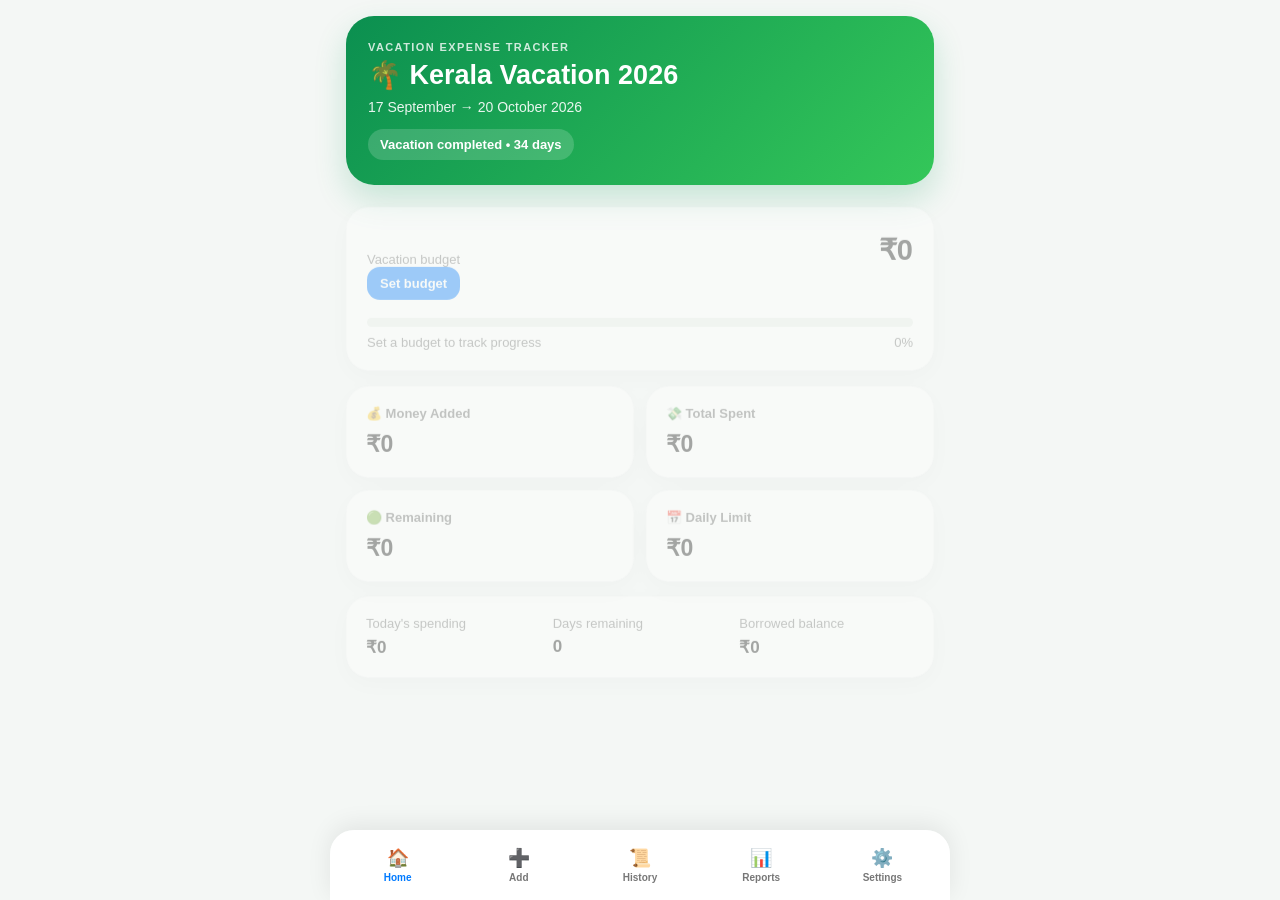
<file: index.html>
<!doctype html><html lang="en"><head><meta charset="utf-8"><meta name="viewport" content="width=device-width,initial-scale=1"><title>Abdulla Expense Tracker</title></head><body><p>Opening Kerala Vacation Tracker…</p><script>navigator.serviceWorker?.getRegistrations().then(rs=>Promise.all(rs.map(r=>r.unregister()))).finally(()=>location.replace('./kerala-vacation/'));</script></body></html>
</file>
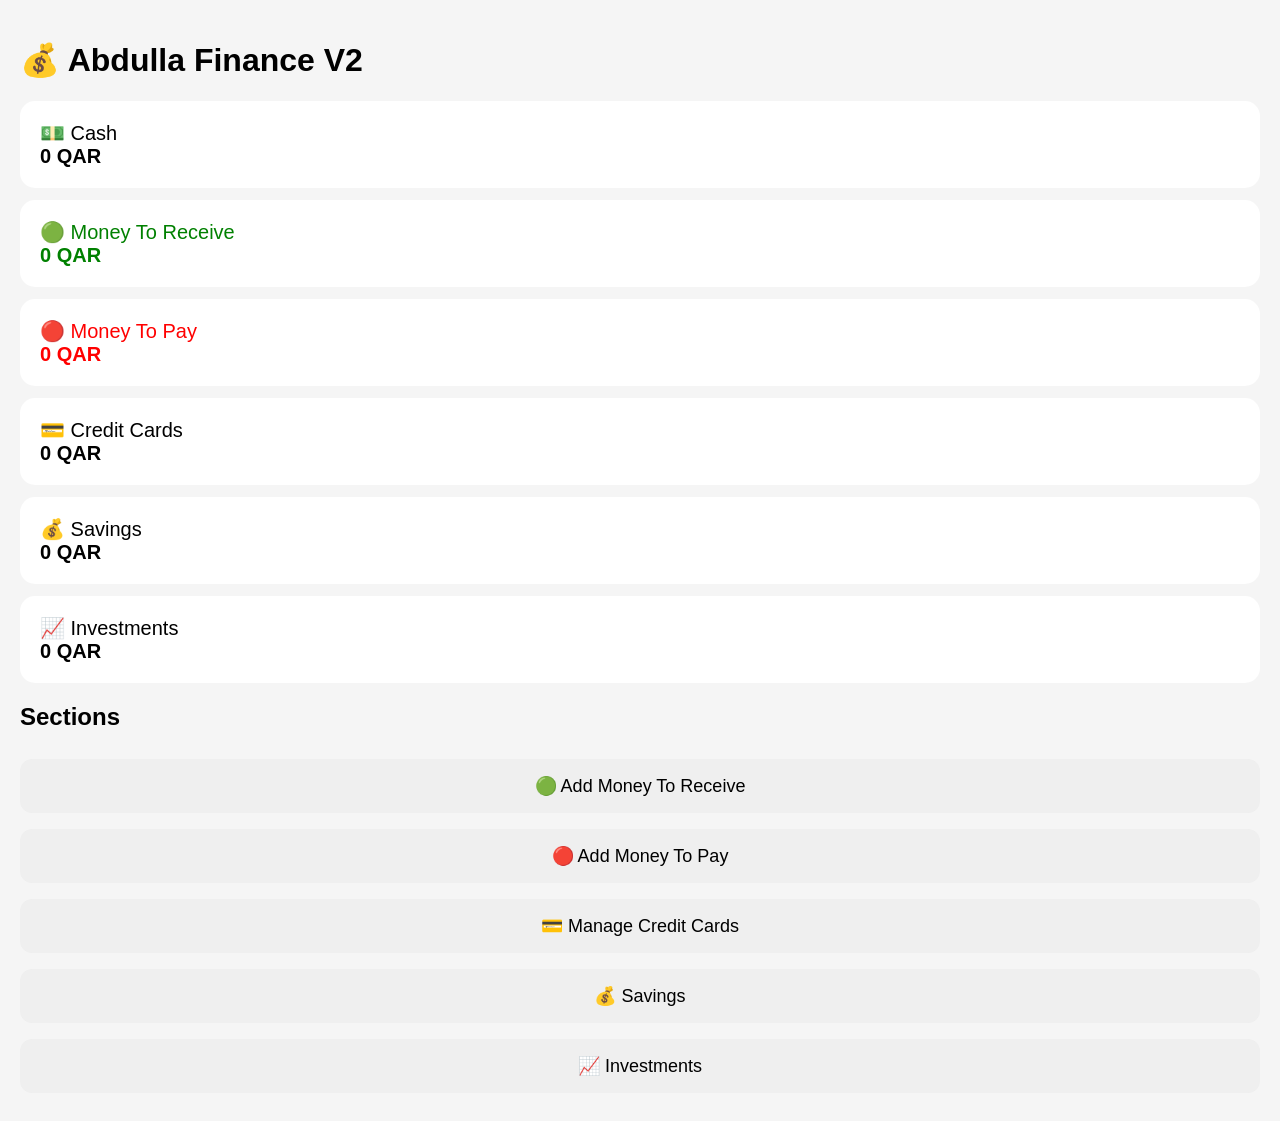
<file: abdulla-finance-v2/index.html>
<!DOCTYPE html>
<html><head><meta name="viewport" content="width=device-width,initial-scale=1"><title>Abdulla Finance V2</title><style>body{font-family:Arial;background:#f5f5f5;margin:0;padding:20px}.card{background:white;padding:20px;margin:12px 0;border-radius:15px;font-size:20px}.green{color:green}.red{color:red}button{width:100%;padding:16px;margin:8px 0;border:0;border-radius:12px;font-size:18px}</style></head><body><h1>💰 Abdulla Finance V2</h1><div class="card">💵 Cash<br><b>0 QAR</b></div><div class="card green">🟢 Money To Receive<br><b>0 QAR</b></div><div class="card red">🔴 Money To Pay<br><b>0 QAR</b></div><div class="card">💳 Credit Cards<br><b>0 QAR</b></div><div class="card">💰 Savings<br><b>0 QAR</b></div><div class="card">📈 Investments<br><b>0 QAR</b></div><h2>Sections</h2><button>🟢 Add Money To Receive</button><button>🔴 Add Money To Pay</button><button>💳 Manage Credit Cards</button><button>💰 Savings</button><button>📈 Investments</button></body></html>
</file>
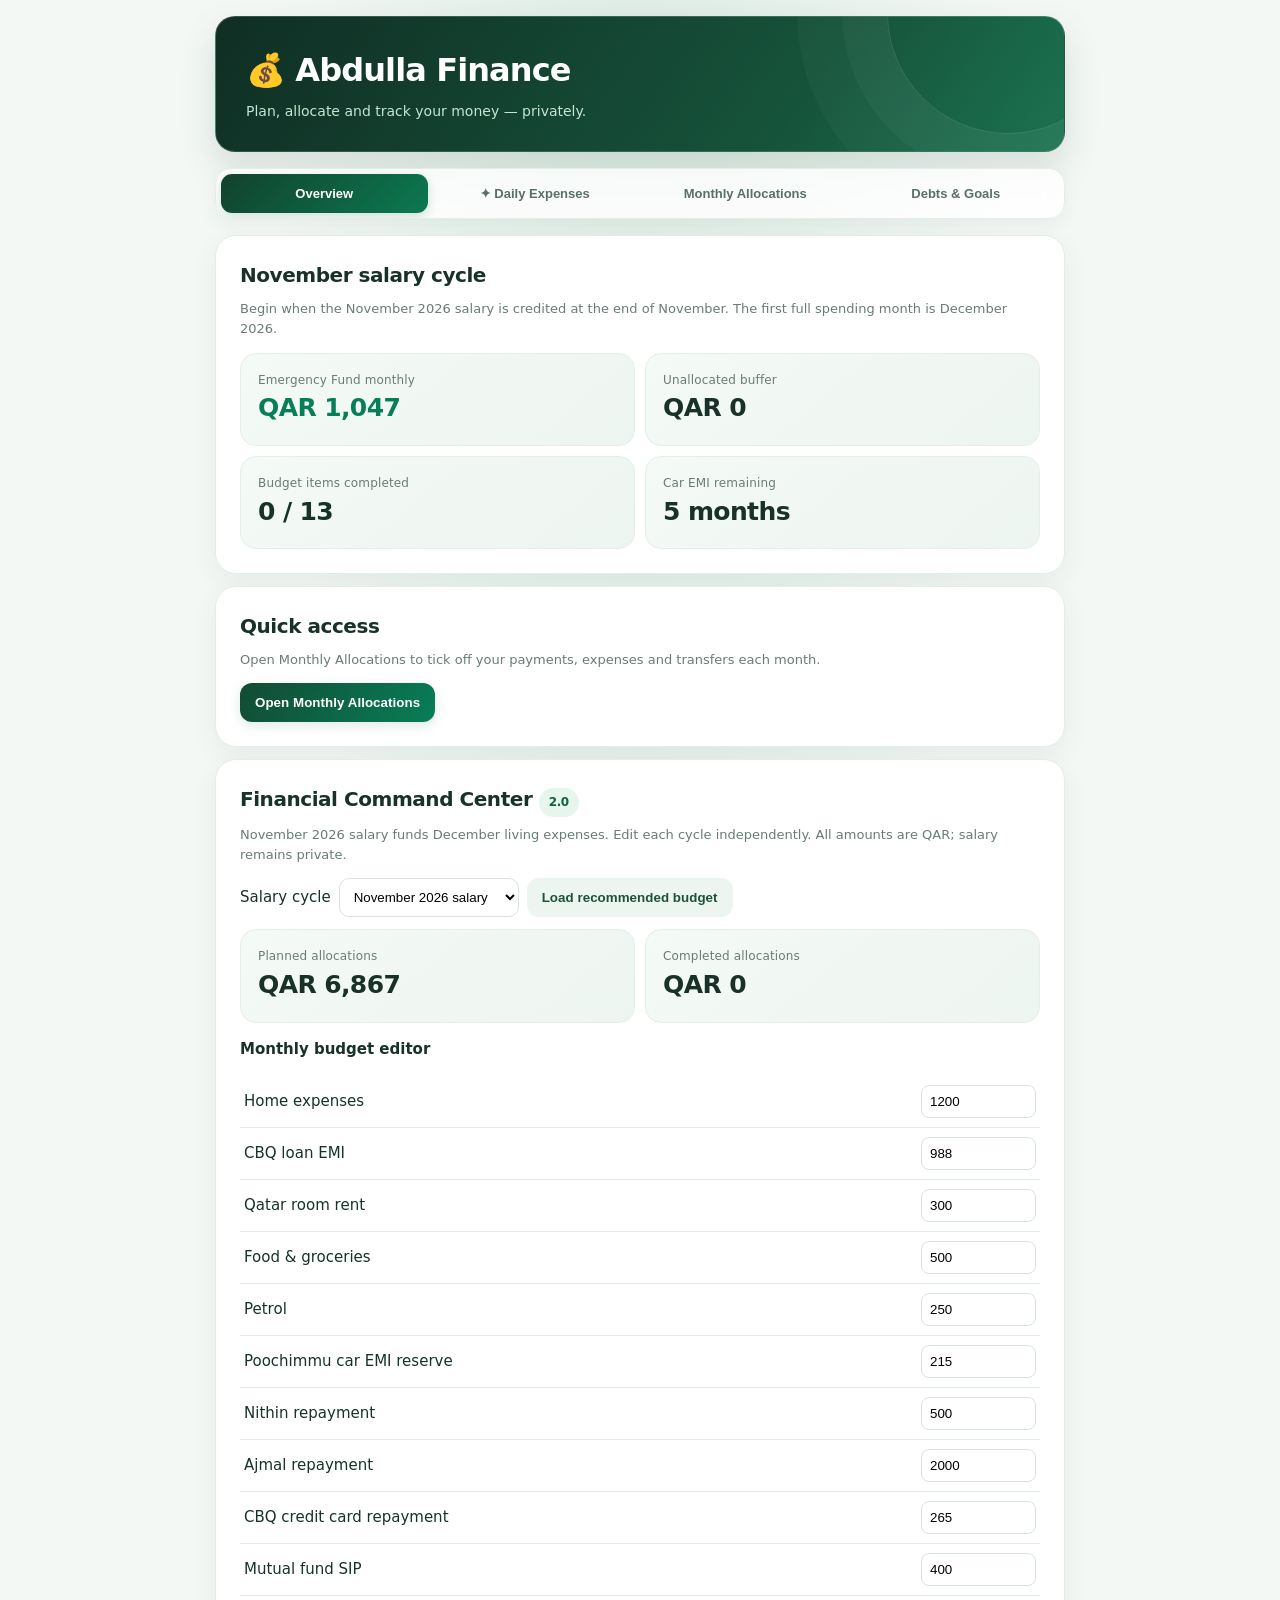
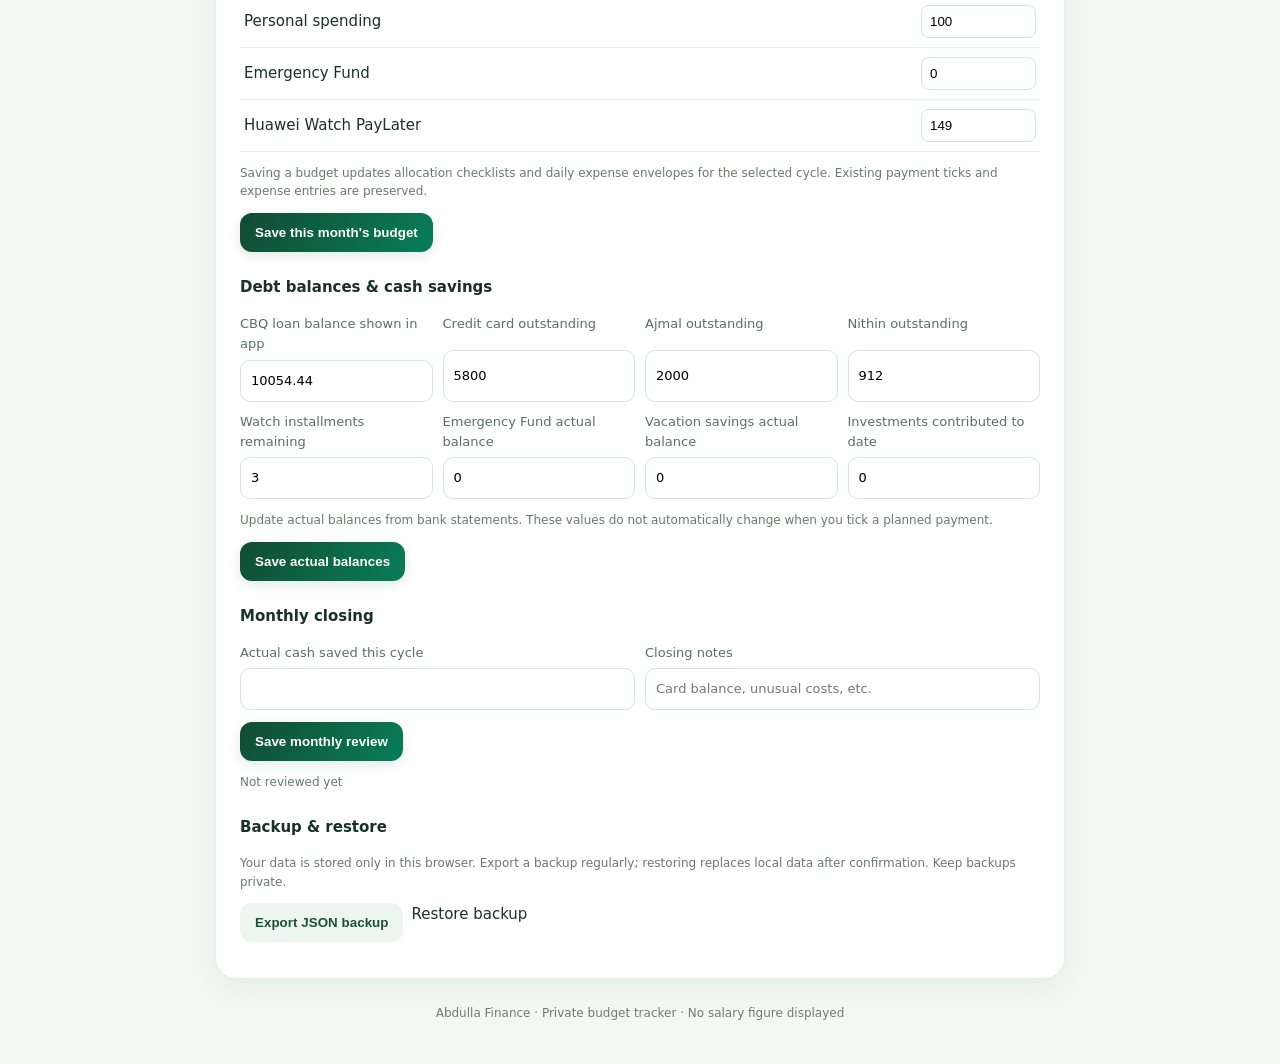
<file: abdulla-finance/index.html>
<!doctype html>
<html lang="en"><head><meta charset="utf-8"><meta name="viewport" content="width=device-width,initial-scale=1"><meta name="theme-color" content="#10251d"><title>Abdulla Finance</title>
<style>
:root{--green:#147b4a;--dark:#10251d;--muted:#687a70;--line:#e4ece6}*{box-sizing:border-box}body{font:15px/1.5 system-ui,Arial;background:#f2f6f3;color:#1b2b21;margin:0;padding:16px}main{max-width:780px;margin:auto}header{background:var(--dark);color:white;border-radius:20px;padding:23px}header h1{margin:0;font-size:26px}header p{color:#b9d0c1;margin:5px 0 0}.tabs{display:flex;gap:7px;margin:16px 0;overflow:auto}.tabs button{flex:1;border:1px solid var(--line);background:white;border-radius:12px;padding:12px 8px;font-weight:700;color:#31483a;cursor:pointer;white-space:nowrap}.tabs button.active{background:var(--dark);color:white}section.panel{display:none}section.panel.active{display:block}.card{background:white;border:1px solid var(--line);border-radius:18px;padding:19px;margin:12px 0}.card h2{font-size:18px;margin:0 0 8px}.sub{color:var(--muted);font-size:13px;margin:0 0 13px}.metrics{display:grid;grid-template-columns:repeat(2,1fr);gap:10px}.metric{background:#f5f9f6;padding:14px;border-radius:13px}.metric span{display:block;color:var(--muted);font-size:12px}.metric strong{font-size:22px;font-variant-numeric:tabular-nums}.green{color:var(--green)}.allocation{display:flex;align-items:center;gap:12px;border-bottom:1px solid var(--line);padding:12px 0}.allocation:last-child{border:0}.allocation input[type=checkbox]{width:20px;height:20px;accent-color:var(--green);flex-shrink:0}.allocation .name{flex:1;min-width:0}.allocation .name small{display:block;color:var(--muted)}.allocation .amount{font-weight:700;white-space:nowrap}.allocation.done .name,.allocation.done .amount{color:#819187;text-decoration:line-through}button.action{background:var(--dark);color:white;border:0;border-radius:12px;padding:12px 15px;cursor:pointer}button.secondary{background:#edf4ef;color:var(--dark)}button:disabled{opacity:.5;cursor:not-allowed}.progress{height:10px;border-radius:10px;background:#e5ede7;overflow:hidden;margin:12px 0}.progress i{height:100%;display:block;background:var(--green);width:0}.hint{font-size:12px;color:var(--muted)}.warn{background:#fff9e9;padding:13px;border-radius:12px;color:#6b5523}.row{display:flex;justify-content:space-between;gap:12px;padding:10px 0;border-bottom:1px solid var(--line)}.row:last-child{border:0}.row b{white-space:nowrap}.controls{display:flex;gap:8px;flex-wrap:wrap;align-items:center}select{padding:10px;border:1px solid #d8e5dc;border-radius:10px;background:white;max-width:100%}footer{text-align:center;color:var(--muted);font-size:12px;margin:25px 0}@media(max-width:480px){.metrics{grid-template-columns:1fr 1fr}.metric strong{font-size:19px}.tabs button{font-size:13px}}

/* Refined finance interface */
:root{--dark:#112c24;--green:#087e58;--muted:#697c76;--line:#e5ede9}
body{background:radial-gradient(ellipse at 50% -10%,#dcece4 0%,#f4f8f5 42%,#f4f8f5 100%);color:#183229;font-family:Inter,ui-sans-serif,system-ui,-apple-system,"Segoe UI",sans-serif;line-height:1.55}
main{max-width:850px}
header{position:relative;overflow:hidden;background:linear-gradient(125deg,#102e24,#16533b 68%,#1b7251);border:1px solid #ffffff28;box-shadow:0 16px 36px #123e2a22;padding:29px 30px}
header:after{content:"";position:absolute;width:240px;height:240px;right:-65px;top:-125px;border:1px solid #ffffff22;border-radius:50%;box-shadow:0 0 0 45px #ffffff08,0 0 0 90px #ffffff07;pointer-events:none}
header h1{font-size:clamp(25px,4vw,32px);font-weight:800;letter-spacing:-.9px}
header p{color:#c4e5d2;font-size:14px}
.tabs{background:#ffffffc9;backdrop-filter:blur(12px);border:1px solid #e4ede8;border-radius:16px;padding:5px;gap:4px;box-shadow:0 5px 18px #193b2510;scrollbar-width:none}
.tabs::-webkit-scrollbar{display:none}
.tabs button{background:transparent;border:0;border-radius:11px;color:#587067;font-size:13px;padding:12px 10px;transition:background .18s,color .18s,transform .18s}
.tabs button:hover{background:#eaf3ed;color:#163e2c}
.tabs button.active{background:linear-gradient(135deg,#12412e,#0b7951);color:white;box-shadow:0 4px 11px #125d3a30}
.card{border-radius:21px;border:1px solid #e5ede9;box-shadow:0 9px 27px #153d2510;padding:24px}
.card h2{font-size:20px;font-weight:750;letter-spacing:-.45px}
.metric{border:1px solid #e5eee8;background:linear-gradient(140deg,#f4faf6,#edf5f0);border-radius:16px;padding:17px}
.metric span{font-size:12px;letter-spacing:.15px}
.metric strong{font-size:clamp(19px,3vw,25px);letter-spacing:-.6px}
button.action{font-weight:700;letter-spacing:.05px;background:linear-gradient(125deg,#124b34,#087e58);box-shadow:0 4px 12px #0e6b4922;transition:transform .15s,filter .15s}
button.action:hover{transform:translateY(-1px);filter:brightness(1.07)}
button.secondary{background:#edf5f0;box-shadow:none;color:#1d5139}
.expense-hero{position:relative;overflow:hidden}
.expense-hero:before{content:"";position:absolute;top:0;left:0;right:0;height:5px;background:linear-gradient(90deg,#0a7e55,#6ec89a,#d6eede)}
.eyebrow{font-size:11px;font-weight:800;letter-spacing:2px;color:#07855a;margin-bottom:7px}
.expense-hero>h2{font-size:28px;letter-spacing:-1px;margin-bottom:6px}
.expense-hero>h2 span{color:#0e9e69}
.expense-metrics{gap:12px!important;margin:19px 0!important}
.expense-metrics .metric:first-child{background:linear-gradient(135deg,#e5f6e9,#f4fbf5)}
.expense-metrics .metric:nth-child(2){background:linear-gradient(135deg,#e6f2fa,#f5f9fd)}
.expense-metrics .metric:nth-child(3){background:linear-gradient(135deg,#fff3df,#fffaf0)}
.expense-metrics .metric:nth-child(4){background:linear-gradient(135deg,#e9e9f9,#f8f8fe)}
#expenseForm{padding:17px;border:1px solid #e5eee8;background:#f8fbf9;border-radius:17px;gap:10px}
#expenseForm select,#expenseForm input{min-height:44px;background:white}
#expenseForm button{min-height:44px}
#expenseList .row{align-items:center;gap:8px;padding:13px 4px}
#expenseList .row span:first-child{overflow-wrap:anywhere}
#expenseList .row span:last-child{display:flex;align-items:center;gap:7px;white-space:nowrap}
#expenseList .row button{font-size:12px}
@media(max-width:580px){body{padding:10px}header{padding:24px 20px}.card{padding:19px}.tabs{gap:3px}.tabs button{flex:0 0 auto;padding:11px 13px}.expense-hero>h2{font-size:25px}#expenseForm{display:grid;grid-template-columns:1fr 1fr}#expenseForm select,#expenseForm input{min-width:0!important;width:100%}#expenseForm button{grid-column:1/-1}}
</style></head><body><main>
<header><h1>💰 Abdulla Finance</h1><p>Plan, allocate and track your money — privately.</p></header>
<nav class="tabs" aria-label="Finance sections"><button class="active" data-tab="overview">Overview</button><button data-tab="expenses">✦ Daily Expenses</button><button data-tab="allocations">Monthly Allocations</button><button data-tab="debts">Debts & Goals</button></nav>
<section class="panel active" id="overview"><div class="card"><h2>November salary cycle</h2><p class="sub">Begin when the November 2026 salary is credited at the end of November. The first full spending month is December 2026.</p><div class="metrics"><div class="metric"><span>Emergency Fund monthly</span><strong class="green">QAR 1,047</strong></div><div class="metric"><span>Unallocated buffer</span><strong>QAR 0</strong></div><div class="metric"><span>Budget items completed</span><strong id="homeDone">0 / 12</strong></div><div class="metric"><span>Car EMI remaining</span><strong id="homeEmi">5 months</strong></div></div></div><div class="card"><h2>Quick access</h2><p class="sub">Open Monthly Allocations to tick off your payments, expenses and transfers each month.</p><button class="action" id="openAlloc">Open Monthly Allocations</button></div></section>
<section class="panel" id="allocations"><div class="card"><h2>Monthly Allocations</h2><p class="sub">Select the salary cycle. Check an item only when the amount has actually been paid, spent or transferred. All entries stay on this device.</p><div class="controls"><label for="cycle">Salary cycle</label><select id="cycle"></select><button class="action secondary" id="resetCycle">Clear this month's ticks</button></div><div class="progress"><i id="bar"></i></div><div class="metrics"><div class="metric"><span>Allocated / completed</span><strong id="completed">QAR 0</strong></div><div class="metric"><span>Still to allocate</span><strong id="pending">QAR 7,000</strong></div></div><div id="items"></div><p class="hint">Food, petrol and personal spending are monthly envelopes. Tick them once their planned amount has been set aside or accounted for, not merely because the month has started.</p></div></section>
<section class="panel" id="expenses"><div class="card expense-hero"><div class="eyebrow">YOUR EVERYDAY MONEY</div><h2>Daily Expenses <span aria-hidden="true">✦</span></h2><p class="sub">Quickly record spending. Food, petrol and personal limits follow the selected salary cycle. Your entries stay in this browser.</p><div class="controls"><label for="expenseCycle">Cycle</label><select id="expenseCycle"></select></div><div class="metrics expense-metrics" style="margin:12px 0"><div class="metric"><span>Food remaining</span><strong id="foodLeft">QAR 600</strong></div><div class="metric"><span>Petrol remaining</span><strong id="petrolLeft">QAR 300</strong></div><div class="metric"><span>Personal remaining</span><strong id="personalLeft">QAR 150</strong></div><div class="metric"><span>Total recorded</span><strong id="spentTotal">QAR 0</strong></div></div><form id="expenseForm" class="controls"><select id="expenseCategory" aria-label="Expense category"><option value="Food & groceries">Food & groceries</option><option value="Petrol">Petrol</option><option value="Personal spending">Personal spending</option><option value="Other">Other</option></select><input id="expenseAmount" type="number" min="0.01" step="0.01" placeholder="Amount in QAR" required style="min-width:120px;flex:1;padding:11px;border:1px solid #d8e5dc;border-radius:10px"><input id="expenseNote" maxlength="80" placeholder="Note (optional)" style="min-width:120px;flex:1;padding:11px;border:1px solid #d8e5dc;border-radius:10px"><button class="action" type="submit">+ Add expense</button></form><p class="hint">Recording an expense reduces the category's remaining spending limit. Allocation checkboxes are separate and do not deduct expenses again.</p><h2 style="margin-top:24px">Recent activity</h2><div id="expenseList"></div></div></section><section class="panel" id="debts"><div class="card"><h2>Debt repayment plan</h2><div class="row"><span>Nithin <small class="hint">Outstanding QAR 912 at plan setup</small></span><b>QAR 500/month</b></div><div class="row"><span>Ajmal <small class="hint">Outstanding QAR 2,000 at plan setup</small></span><b>QAR 300/month</b></div><div class="row"><span>CBQ credit card <small class="hint">Outstanding QAR 5,800 at plan setup</small></span><b>QAR 1,000/month</b></div><p class="hint">Balances above are starting references, not live bank balances. Update them when actual payments are confirmed.</p></div><div class="card"><h2>Poochimmu car EMI</h2><div class="metrics"><div class="metric"><span>Remaining installments</span><strong id="emiRemaining">5</strong></div><div class="metric"><span>Approx. monthly reserve</span><strong>QAR 215</strong></div></div><p class="sub">₹5,367 per installment. Expected remaining months: Dec 2026 – Apr 2027.</p><button class="action" id="markEmi">Record one EMI as paid</button> <button class="action secondary" id="undoEmi">Undo last EMI</button><p class="hint">Recording an EMI here does not move money or mark the allocation checklist automatically.</p></div><div class="card"><h2>Emergency Fund</h2><div class="metrics"><div class="metric"><span>Target</span><strong>QAR 24,000</strong></div><div class="metric"><span>Monthly allocation</span><strong class="green">QAR 1,047</strong></div></div><p class="sub">Your actual saved balance is not assumed from planned contributions.</p></div><div class="card"><h2>Mutual fund SIP</h2><p>₹10,000 monthly target (approximately QAR 400).</p><p class="warn">Start only after Geojit KYC/KRA compliance and NRI setup are complete.</p></div></section>
<section class="card" id="financePro" aria-label="Financial command center">
<h2>Financial Command Center <span class="fin-pill">2.0</span></h2>
<p class="sub">November 2026 salary funds December living expenses. Edit each cycle independently. All amounts are QAR; salary remains private.</p>
<div class="controls"><label for="proCycle">Salary cycle</label><select id="proCycle"></select><button class="action secondary" id="proLoad">Load recommended budget</button></div>
<div class="metrics" style="margin:12px 0"><div class="metric"><span>Planned allocations</span><strong id="proPlanned">—</strong></div><div class="metric"><span>Completed allocations</span><strong id="proPaid">—</strong></div></div>
<h3 style="font-size:15px">Monthly budget editor</h3><div id="proBudget"></div>
<p class="fin-note">Saving a budget updates allocation checklists and daily expense envelopes for the selected cycle. Existing payment ticks and expense entries are preserved.</p>
<div class="fin-actions"><button class="action" id="proSave">Save this month's budget</button></div>
<h3 style="font-size:15px;margin-top:24px">Debt balances & cash savings</h3>
<div class="fin-grid">
<label>CBQ loan balance shown in app<input id="proLoan" type="number" min="0" step=".01"></label>
<label>Credit card outstanding<input id="proCard" type="number" min="0" step=".01"></label>
<label>Ajmal outstanding<input id="proAjmal" type="number" min="0" step=".01"></label>
<label>Nithin outstanding<input id="proNithin" type="number" min="0" step=".01"></label>
<label>Watch installments remaining<input id="proWatch" type="number" min="0" max="3" step="1"></label>
<label>Emergency Fund actual balance<input id="proEf" type="number" min="0" step=".01"></label>
<label>Vacation savings actual balance<input id="proVacation" type="number" min="0" step=".01"></label>
<label>Investments contributed to date<input id="proInvest" type="number" min="0" step=".01"></label>
</div>
<p class="fin-note">Update actual balances from bank statements. These values do not automatically change when you tick a planned payment.</p>
<div class="fin-actions"><button class="action" id="proSaveBalances">Save actual balances</button></div>
<h3 style="font-size:15px;margin-top:24px">Monthly closing</h3>
<div class="fin-grid"><label>Actual cash saved this cycle<input id="proCashSaved" type="number" min="0" step=".01"></label><label>Closing notes<input id="proNotes" type="text" placeholder="Card balance, unusual costs, etc."></label></div>
<div class="fin-actions"><button class="action" id="proClose">Save monthly review</button></div><p id="proReview" class="fin-note"></p>
<h3 style="font-size:15px;margin-top:24px">Backup & restore</h3>
<p class="fin-note">Your data is stored only in this browser. Export a backup regularly; restoring replaces local data after confirmation. Keep backups private.</p>
<div class="fin-actions"><button class="action secondary" id="proExport">Export JSON backup</button><label class="action secondary" style="cursor:pointer">Restore backup <input type="file" id="proImport" accept=".json,application/json" hidden></label></div>
<p id="proStatus" class="fin-note" role="status"></p>
</section>
<footer>Abdulla Finance · Private budget tracker · No salary figure displayed</footer>
</main><script>
const base=[['Home expenses',1200,'Household support'],['CBQ loan EMI',988,'Loan payment'],['Qatar room rent',300,'Housing'],['Food & groceries',600,'Monthly envelope'],['Petrol',300,'Monthly envelope'],['Poochimmu car EMI reserve',215,'Approx. conversion'],['Nithin repayment',500,'Debt payment'],['Ajmal repayment',300,'Debt payment'],['CBQ credit card repayment',1000,'Card payment'],['Mutual fund SIP',400,'Approx.; pending KYC'],['Personal spending',150,'Monthly envelope'],['Emergency Fund',1047,'Savings transfer']];
const key='abdullaFinanceBudget2026v1';let data;try{data=JSON.parse(localStorage.getItem(key))||{}}catch(e){data={}};if(!data.months)data.months={};if(!Number.isInteger(data.emiRemaining))data.emiRemaining=5;
const money=n=>'QAR '+n.toLocaleString('en-US');const $=id=>document.getElementById(id);const save=()=>localStorage.setItem(key,JSON.stringify(data));
function tab(id){document.querySelectorAll('.tabs button').forEach(b=>b.classList.toggle('active',b.dataset.tab===id));document.querySelectorAll('.panel').forEach(p=>p.classList.toggle('active',p.id===id))}
document.querySelectorAll('[data-tab]').forEach(b=>b.addEventListener('click',()=>tab(b.dataset.tab)));$('openAlloc').onclick=()=>tab('allocations');
const select=$('cycle');for(let y=2026;y<=2030;y++){for(let m=0;m<12;m++){if(y===2026&&m<10)continue;const d=new Date(y,m,1);const value=y+'-'+String(m+1).padStart(2,'0');const o=document.createElement('option');o.value=value;o.textContent=d.toLocaleString('en-US',{month:'long',year:'numeric'})+' salary';select.appendChild(o)}}select.value='2026-11';select.onchange=render;const expenseCycle=$('expenseCycle');expenseCycle.innerHTML=select.innerHTML;expenseCycle.value=select.value;expenseCycle.onchange=renderExpenses;if(!data.expenses)data.expenses={};
function render(){const cycle=select.value;const done=data.months[cycle]||[];const total=base.reduce((s,x)=>s+x[1],0);const completed=base.reduce((s,x,i)=>s+(done.includes(i)?x[1]:0),0);$('completed').textContent=money(completed);$('pending').textContent=money(total-completed);$('bar').style.width=(completed/total*100)+'%';$('homeDone').textContent=done.length+' / '+base.length;$('homeEmi').textContent=data.emiRemaining+' months';$('emiRemaining').textContent=data.emiRemaining;$('markEmi').disabled=data.emiRemaining===0;$('undoEmi').disabled=data.emiRemaining===5;const list=$('items');list.replaceChildren();base.forEach(([name,amount,note],i)=>{const row=document.createElement('label');row.className='allocation'+(done.includes(i)?' done':'');const check=document.createElement('input');check.type='checkbox';check.checked=done.includes(i);check.onchange=()=>{const set=new Set(data.months[cycle]||[]);check.checked?set.add(i):set.delete(i);data.months[cycle]=Array.from(set);save();render()};const label=document.createElement('span');label.className='name';label.textContent=name;const small=document.createElement('small');small.textContent=note;label.appendChild(small);const amt=document.createElement('span');amt.className='amount';amt.textContent=money(amount);row.append(check,label,amt);list.appendChild(row)})}
$('resetCycle').onclick=()=>{if(confirm('Clear completed ticks for '+select.options[select.selectedIndex].text+'?')){data.months[select.value]=[];save();render()}};
$('markEmi').onclick=()=>{if(data.emiRemaining>0&&confirm('Confirm this Poochimmu EMI installment has been paid?')){data.emiRemaining--;save();render()}};
$('undoEmi').onclick=()=>{if(data.emiRemaining<5){data.emiRemaining++;save();render()}};
function renderExpenses(){const entries=data.expenses[expenseCycle.value]||[];const used=(cat)=>entries.filter(x=>x.cat===cat).reduce((s,x)=>s+x.amount,0);$('foodLeft').textContent=money(600-used('Food & groceries'));$('petrolLeft').textContent=money(300-used('Petrol'));$('personalLeft').textContent=money(150-used('Personal spending'));$('spentTotal').textContent=money(entries.reduce((s,x)=>s+x.amount,0));const el=$('expenseList');el.replaceChildren();if(!entries.length){const p=document.createElement('p');p.className='hint';p.textContent='No expenses recorded for this cycle.';el.append(p)}entries.slice().reverse().forEach((x,i)=>{const row=document.createElement('div');row.className='row';const left=document.createElement('span');left.textContent=x.cat+(x.note?' · '+x.note:'');const right=document.createElement('span');const b=document.createElement('b');b.textContent=money(x.amount)+' ';const del=document.createElement('button');del.type='button';del.className='action secondary';del.style.padding='5px 9px';del.textContent='Undo';del.onclick=()=>{if(confirm('Remove this expense?')){entries.splice(entries.length-1-i,1);save();renderExpenses()}};right.append(b,del);row.append(left,right);el.append(row)})}
$('expenseForm').onsubmit=e=>{e.preventDefault();const amount=Number($('expenseAmount').value);if(!Number.isFinite(amount)||amount<=0)return;const cycle=expenseCycle.value;if(!data.expenses[cycle])data.expenses[cycle]=[];data.expenses[cycle].push({cat:$('expenseCategory').value,amount:Math.round(amount*100)/100,note:$('expenseNote').value.trim(),date:new Date().toISOString().slice(0,10)});save();$('expenseAmount').value='';$('expenseNote').value='';renderExpenses()};
render();renderExpenses();
</script><style>
.fin-grid{display:grid;grid-template-columns:repeat(auto-fit,minmax(180px,1fr));gap:10px}.fin-grid label{display:grid;gap:5px;font-size:13px;color:#587067}.fin-grid input{width:100%;padding:10px;border:1px solid #d8e5dc;border-radius:10px;font:inherit}.fin-actions{display:flex;gap:8px;flex-wrap:wrap;margin-top:12px}.fin-table{width:100%;border-collapse:collapse}.fin-table td{padding:9px 4px;border-bottom:1px solid #e5ede9}.fin-table input{max-width:115px;padding:8px;border:1px solid #d8e5dc;border-radius:8px}.fin-table td:last-child{text-align:right}.fin-pill{display:inline-block;background:#e7f6ed;color:#13623d;padding:5px 10px;border-radius:30px;font-size:12px}.fin-note{font-size:12px;color:#687a70}.fin-table button{padding:6px 10px;border:0;border-radius:8px;cursor:pointer}
</style>

<script>
(function(){
const oldKey='abdullaFinanceBudget2026v1',newKey='abdullaFinanceProV2';
let pro={};try{pro=JSON.parse(localStorage.getItem(newKey))||{}}catch(e){}
pro.budgets=pro.budgets||{};pro.closings=pro.closings||{};
pro.balances=pro.balances||{loan:10054.44,card:5800,ajmal:2000,nithin:912,watch:3,ef:0,vacation:0,invest:0};
const $p=id=>document.getElementById(id);
const names=['Home expenses','CBQ loan EMI','Qatar room rent','Food & groceries','Petrol','Poochimmu car EMI reserve','Nithin repayment','Ajmal repayment','CBQ credit card repayment','Mutual fund SIP','Personal spending','Emergency Fund','Huawei Watch PayLater'];
const standard=[1200,988,300,500,250,215,500,300,1000,400,100,0,149];
const november=[1200,988,300,500,250,215,500,2000,265,400,100,0,149];
const format=n=>'QAR '+Number(n||0).toLocaleString('en-US',{maximumFractionDigits:2});
const persist=()=>localStorage.setItem(newKey,JSON.stringify(pro));
const cycle=$p('proCycle');cycle.innerHTML=document.getElementById('cycle').innerHTML;cycle.value='2026-11';
const recommended=c=>{let a=(c==='2026-11'?november:standard).slice();if(c>='2026-12')a[7]=0;if(c>='2027-01')a[6]=0;else if(c==='2026-12')a[6]=412;if(c>='2027-02')a[12]=0;if(c>='2027-04')a[5]=0;return a};
function getBudget(c){return pro.budgets[c]||recommended(c)}
function renderBudget(){let a=getBudget(cycle.value),html='<table class="fin-table"><tbody>';names.forEach((name,i)=>html+='<tr><td>'+name+'</td><td><input aria-label="'+name+'" type="number" min="0" step=".01" data-budget="'+i+'" value="'+a[i]+'"></td></tr>');$p('proBudget').innerHTML=html+'</tbody></table>';let old=JSON.parse(localStorage.getItem(oldKey)||'{}'),done=(old.months||{})[cycle.value]||[];$p('proPlanned').textContent=format(a.reduce((x,y)=>x+y,0));$p('proPaid').textContent=format(a.reduce((x,y,i)=>x+(done.includes(i)?y:0),0));let close=pro.closings[cycle.value]||{};$p('proCashSaved').value=close.cashSaved??'';$p('proNotes').value=close.notes||'';$p('proReview').textContent=close.savedAt?'Last reviewed '+new Date(close.savedAt).toLocaleDateString(): 'Not reviewed yet'}
function updateOriginal(){let c=cycle.value,a=getBudget(c);if(typeof base!=='undefined'){base.splice(0,base.length,...names.map((n,i)=>[n,a[i],i===12?'Due 6 Dec 2026; monthly until Feb 2027':'Editable budget']));if(document.getElementById('cycle').value===c)render();if(document.getElementById('expenseCycle').value===c)renderExpenses()}}
cycle.onchange=renderBudget;
$p('proLoad').onclick=()=>{if(confirm('Load the recommended budget for this cycle? Existing recorded expenses and payment ticks will stay.')){pro.budgets[cycle.value]=recommended(cycle.value);persist();renderBudget();updateOriginal()}};
$p('proSave').onclick=()=>{let a=[...document.querySelectorAll('[data-budget]')].map(x=>Number(x.value));if(a.some(x=>!Number.isFinite(x)||x<0)){alert('Enter valid non-negative amounts.');return}pro.budgets[cycle.value]=a;persist();renderBudget();updateOriginal();$p('proStatus').textContent='Budget saved for '+cycle.value};
const fields={loan:'proLoan',card:'proCard',ajmal:'proAjmal',nithin:'proNithin',watch:'proWatch',ef:'proEf',vacation:'proVacation',invest:'proInvest'};
Object.entries(fields).forEach(([k,id])=>$p(id).value=pro.balances[k]??0);
$p('proSaveBalances').onclick=()=>{let b={};for(let [k,id] of Object.entries(fields)){b[k]=Number($p(id).value);if(!Number.isFinite(b[k])||b[k]<0){alert('Please enter valid balances.');return}}pro.balances=b;persist();$p('proStatus').textContent='Actual balances saved'};
$p('proClose').onclick=()=>{let n=Number($p('proCashSaved').value);if(!Number.isFinite(n)||n<0){alert('Enter actual cash saved.');return}pro.closings[cycle.value]={cashSaved:n,notes:$p('proNotes').value.trim(),savedAt:new Date().toISOString()};persist();renderBudget();$p('proStatus').textContent='Monthly review saved'};
$p('proExport').onclick=()=>{let payload={format:'abdulla-finance-backup-v2',created:new Date().toISOString(),original:JSON.parse(localStorage.getItem(oldKey)||'{}'),pro};let blob=new Blob([JSON.stringify(payload,null,2)],{type:'application/json'}),url=URL.createObjectURL(blob),a=document.createElement('a');a.href=url;a.download='abdulla-finance-backup-'+new Date().toISOString().slice(0,10)+'.json';a.click();setTimeout(()=>URL.revokeObjectURL(url),1000)};
$p('proImport').onchange=async e=>{let file=e.target.files[0];if(!file)return;try{if(file.size>2000000)throw Error('File too large');let v=JSON.parse(await file.text());if(v.format!=='abdulla-finance-backup-v2'||!v.pro||!v.original||typeof v.pro!=='object'||typeof v.original!=='object')throw Error('Invalid backup format');if(!confirm('Restore this backup? Current browser records will be replaced. Export a backup first.'))return;localStorage.setItem(oldKey,JSON.stringify(v.original));localStorage.setItem(newKey,JSON.stringify(v.pro));location.reload()}catch(err){alert('Could not restore: '+err.message)}finally{e.target.value=''}};
const originalRender=window.render;window.render=function(){let c=document.getElementById('cycle').value,a=getBudget(c);base.splice(0,base.length,...names.map((n,i)=>[n,a[i],i===12?'PayLater installment':'Monthly budget']));originalRender();if(cycle.value===c)renderBudget()};
const originalExpenses=window.renderExpenses;window.renderExpenses=function(){originalExpenses();let a=getBudget(document.getElementById('expenseCycle').value),entries=(data.expenses||{})[document.getElementById('expenseCycle').value]||[];[['foodLeft',3,'Food & groceries'],['petrolLeft',4,'Petrol'],['personalLeft',10,'Personal spending']].forEach(([id,i,cat])=>{let spent=entries.filter(x=>x.cat===cat).reduce((s,x)=>s+x.amount,0);document.getElementById(id).textContent=format(a[i]-spent)})};
document.getElementById('cycle').onchange=()=>{window.render()};
document.getElementById('expenseCycle').onchange=()=>{window.renderExpenses()};
renderBudget();updateOriginal();
})();
</script></body></html>
</file>
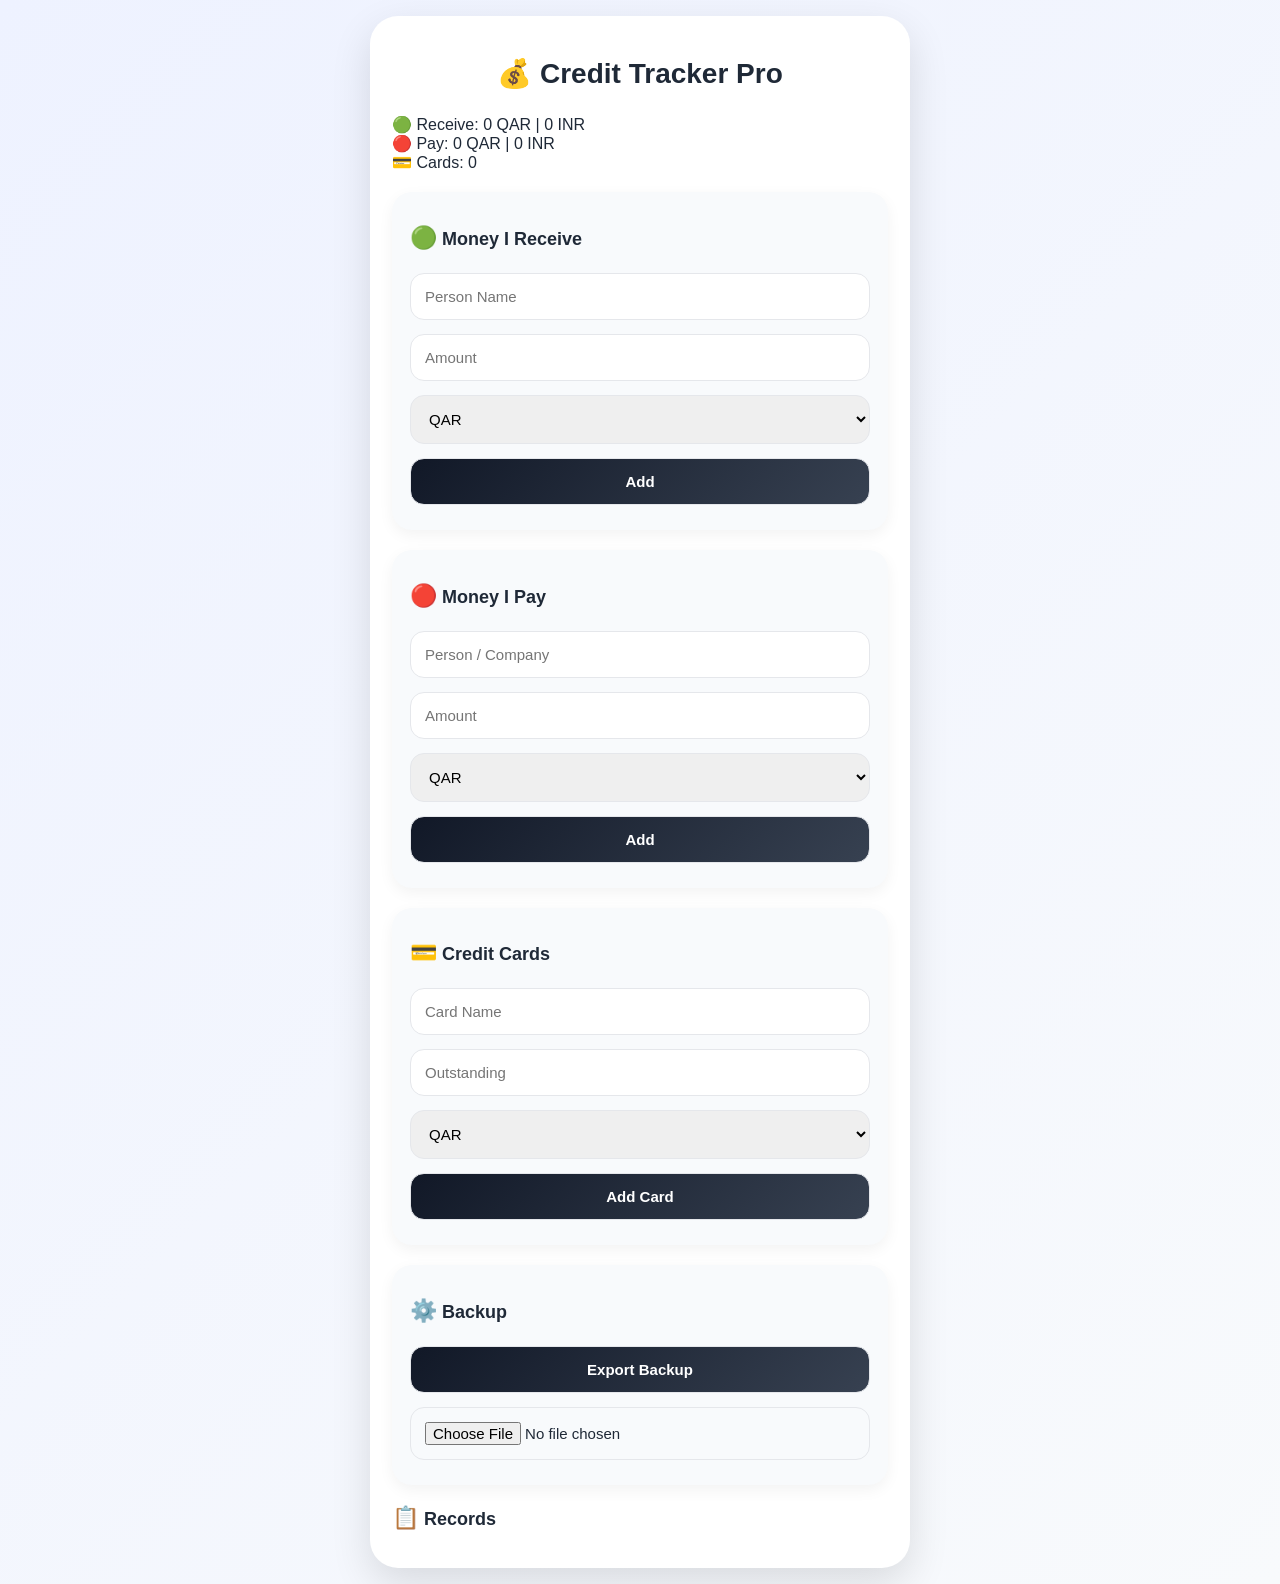
<file: credit-tracker/index.html>
<!DOCTYPE html><html><head><meta name="viewport" content="width=device-width,initial-scale=1"><title>Credit Debit Tracker Pro</title><link rel="manifest" href="manifest.json"><link rel="stylesheet" href="style.css"></head><body><div class="app"><h1>💰 Credit Tracker Pro</h1><div id="dashboard"></div><section><h2>🟢 Money I Receive</h2><input id="receiveName" placeholder="Person Name"><input id="receiveAmount" type="number" placeholder="Amount"><select id="receiveCurrency"><option>QAR</option><option>INR</option></select><button onclick="addReceive()">Add</button></section><section><h2>🔴 Money I Pay</h2><input id="payName" placeholder="Person / Company"><input id="payAmount" type="number" placeholder="Amount"><select id="payCurrency"><option>QAR</option><option>INR</option></select><button onclick="addPay()">Add</button></section><section><h2>💳 Credit Cards</h2><input id="cardName" placeholder="Card Name"><input id="cardAmount" type="number" placeholder="Outstanding"><select id="cardCurrency"><option>QAR</option><option>INR</option></select><button onclick="addCard()">Add Card</button></section><section><h2>⚙️ Backup</h2><button onclick="backupData()">Export Backup</button><input type="file" onchange="restoreData(event)"></section><h2>📋 Records</h2><div id="list"></div></div><script src="script.js"></script><script>if('serviceWorker' in navigator){navigator.serviceWorker.register('service-worker.js')}</script></body></html>
</file>
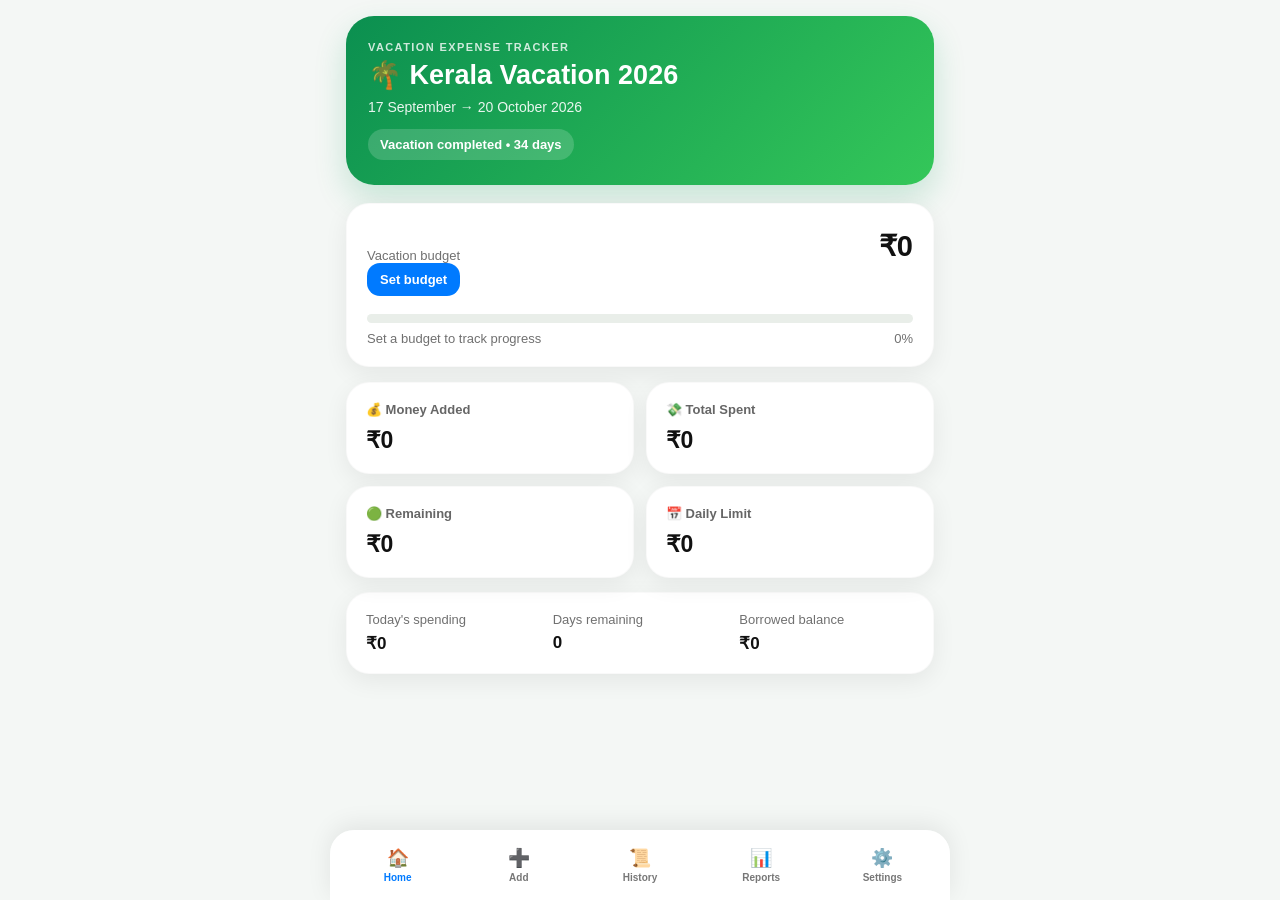
<file: kerala-vacation/index.html>
<!DOCTYPE html>
<html lang="en">
<head>
<meta charset="UTF-8">
<meta name="viewport" content="width=device-width, initial-scale=1.0, viewport-fit=cover">
<meta name="theme-color" content="#0f9d58">
<title>Kerala Vacation Tracker 2026</title>
<link rel="stylesheet" href="style.css?v=20260810d">
</head>
<body>
<div class="app">
<header>
  <div class="eyebrow">VACATION EXPENSE TRACKER</div>
  <h1>🌴 Kerala Vacation 2026</h1>
  <p>17 September → 20 October 2026</p>
  <div class="trip-pill" id="tripDay">Trip starts in 38 days</div>
</header>
<main>
<section id="home" class="tab active">
  <div class="budget-hero card"><div><span>Vacation budget</span><strong id="budgetAmount">₹0</strong></div><button class="small-btn" onclick="showTab('settings')">Set budget</button><div class="progress"><i id="budgetProgress"></i></div><div class="progress-label"><span id="budgetUsed">₹0 used</span><span id="budgetPercent">0%</span></div></div>
  <div class="dashboard"><div class="box"><h3>💰 Money Added</h3><h2 id="moneyAvailable">₹0</h2></div><div class="box"><h3>💸 Total Spent</h3><h2 id="totalSpent">₹0</h2></div><div class="box"><h3>🟢 Remaining</h3><h2 id="remainingMoney">₹0</h2></div><div class="box"><h3>📅 Daily Limit</h3><h2 id="dailyLimit">₹0</h2></div></div>
  <div class="quick card"><div><span>Today's spending</span><strong id="todaySpent">₹0</strong></div><div><span>Days remaining</span><strong id="daysRemaining">34</strong></div><div><span>Borrowed balance</span><strong id="borrowedBalance">₹0</strong></div></div>
</section>
<section id="add" class="tab">
  <div class="card"><h2>💸 Add Expense</h2><input id="amount" type="number" min="0" step="1" placeholder="Amount ₹"><select id="category"><option>🍽 Food</option><option>🚕 Travel</option><option>🛍 Shopping</option><option>🎁 Gifts</option><option>🏠 Family</option><option>💊 Medical</option><option>📦 Other</option></select><select id="payment"><option>Cash</option><option>Card</option><option>UPI</option><option>Bank</option></select><input id="note" placeholder="Description"><input id="expenseDate" type="date"><button onclick="addExpense()">Add Expense</button></div>
  <div class="card"><h2>💰 Add Money</h2><input id="moneyAmount" type="number" min="0" step="1" placeholder="Amount ₹"><select id="moneySource"><option>My Savings</option><option>Borrowed</option><option>Family Support</option><option>Gift</option><option>Other</option></select><input id="lender" placeholder="Borrowed from (optional)"><input id="moneyNote" placeholder="Note"><input id="moneyDate" type="date"><button onclick="addMoney()">Add Money</button></div>
  <div class="card"><h2>↩️ Repay Borrowed Money</h2><input id="repayAmount" type="number" min="0" step="1" placeholder="Amount ₹"><input id="repayPerson" placeholder="Person / lender"><input id="repayNote" placeholder="Note"><input id="repayDate" type="date"><button class="secondary" onclick="addRepayment()">Record Repayment</button></div>
</section>
<section id="historyTab" class="tab"><div class="card"><div class="section-head"><h2>📜 History</h2><span id="historyCount"></span></div><div id="history"></div></div></section>
<section id="reports" class="tab"><div class="card"><h2>📊 Vacation Report</h2><div id="reportSummary"></div></div><div class="card"><h2>Category Spending</h2><div id="categoryReport"></div></div></section>
<section id="settings" class="tab"><div class="card"><h2>⚙️ Settings</h2><label>Vacation Budget</label><input id="budgetInput" type="number" min="0" step="1" placeholder="Budget ₹"><button onclick="saveBudget()">Save Budget</button></div><div class="card"><h2>💾 Backup & Restore</h2><button onclick="exportData()">Export Backup</button><input id="importFile" type="file" accept="application/json" onchange="importData(event)"><button onclick="clearData()" class="danger">Delete All Data</button></div></section>
</main>
<nav class="bottom-nav"><button onclick="showTab('home')">🏠<span>Home</span></button><button onclick="showTab('add')">➕<span>Add</span></button><button onclick="showTab('historyTab')">📜<span>History</span></button><button onclick="showTab('reports')">📊<span>Reports</span></button><button onclick="showTab('settings')">⚙️<span>Settings</span></button></nav>
</div>
<script src="app.js?v=20260810d"></script>
</body>
</html>
</file>
<file: credit-tracker/style.css>
*{box-sizing:border-box}body{font-family:-apple-system,BlinkMacSystemFont,'Segoe UI',Arial;background:linear-gradient(135deg,#eef2ff,#f8fafc);margin:0;padding:16px;color:#1f2937}.app{max-width:540px;margin:auto;background:white;padding:22px;border-radius:28px;box-shadow:0 15px 40px rgba(0,0,0,.12)}h1{text-align:center;font-size:28px;margin-bottom:25px}section{margin:20px 0;padding:18px;border-radius:20px;background:#f8fafc;box-shadow:0 5px 15px rgba(0,0,0,.05)}h2{font-size:18px}input,select,button{width:100%;padding:14px;margin:7px 0;border-radius:14px;border:1px solid #e5e7eb;font-size:15px}button{background:linear-gradient(135deg,#111827,#374151);color:white;font-weight:600;cursor:pointer}.dash{padding:18px;margin:12px 0;border-radius:18px;background:linear-gradient(135deg,#ffffff,#f1f5f9);box-shadow:0 8px 20px rgba(0,0,0,.08);font-weight:700}.card{padding:18px;margin:12px 0;border-radius:18px;background:white;box-shadow:0 8px 20px rgba(0,0,0,.08);font-size:16px}.receive{border-left:6px solid #16a34a}.pay{border-left:6px solid #dc2626}.card{border-left:6px solid #2563eb}h2:first-letter{font-size:22px}@media(max-width:400px){.app{padding:16px}h1{font-size:24px}}
</file>
<file: kerala-vacation/style.css>
*{box-sizing:border-box}html{scroll-behavior:smooth}body{margin:0;font-family:-apple-system,BlinkMacSystemFont,"SF Pro Display",Arial,sans-serif;background:#f4f7f5;color:#111}.app{max-width:620px;margin:auto;padding:16px 16px 105px}header{background:linear-gradient(135deg,#0b8f50,#34c759);color:white;padding:25px 22px;border-radius:28px;margin-bottom:18px;box-shadow:0 14px 32px rgba(15,157,88,.2)}.eyebrow{font-size:11px;font-weight:800;letter-spacing:1.4px;opacity:.8;margin-bottom:7px}header h1{font-size:27px;line-height:1.15;margin:0 0 8px}header p{margin:0;font-size:14px;opacity:.9}.trip-pill{display:inline-block;margin-top:14px;padding:8px 12px;border-radius:999px;background:rgba(255,255,255,.17);font-size:13px;font-weight:700}.tab{display:none;animation:fade .22s ease}.tab.active{display:block}@keyframes fade{from{opacity:0;transform:translateY(6px)}to{opacity:1;transform:none}}.dashboard{display:grid;grid-template-columns:repeat(2,1fr);gap:12px;margin-bottom:14px}.box,.card{background:white;border-radius:23px;padding:19px;box-shadow:0 7px 24px rgba(0,0,0,.065);border:1px solid rgba(0,0,0,.025)}.card{margin-bottom:15px}.budget-hero{padding:20px}.budget-hero>div:first-child{display:flex;align-items:flex-end;justify-content:space-between;gap:10px}.budget-hero span,.quick span,.report-grid span{display:block;color:#707070;font-size:13px}.budget-hero strong{display:block;font-size:29px;margin-top:5px}.small-btn{width:auto!important;margin:0!important;padding:9px 13px!important;border-radius:13px!important;font-size:13px!important}.progress{height:9px;background:#e9eee9;border-radius:99px;overflow:hidden;margin-top:18px}.progress i{display:block;height:100%;width:0;background:#0f9d58;border-radius:99px;transition:width .3s ease}.progress-label{display:flex;justify-content:space-between;margin-top:8px;font-size:12px;color:#777}.box h3{margin:0;color:#666;font-size:13px}.box h2{margin:10px 0 0;font-size:23px;letter-spacing:-.4px}.quick{display:grid;grid-template-columns:repeat(3,1fr);gap:12px}.quick strong{display:block;font-size:17px;margin-top:6px}.card h2{margin:0 0 4px;font-size:19px}.section-head{display:flex;align-items:center;justify-content:space-between}.section-head span{font-size:12px;color:#888}label{display:block;font-size:13px;font-weight:700;margin-top:15px;color:#555}input,select{width:100%;max-width:100%;min-width:0;display:block;padding:15px 14px;margin-top:11px;border-radius:15px;border:1px solid #ddd;background:#fafafa;font-size:16px;outline:none}input[type="date"]{width:100%;min-width:0;max-width:100%;display:block;appearance:none;-webkit-appearance:none;font-family:inherit}input:focus,select:focus{border-color:#0f9d58;box-shadow:0 0 0 3px rgba(15,157,88,.1)}button{width:100%;padding:15px;margin-top:13px;border:0;border-radius:16px;background:#007aff;color:white;font-size:16px;font-weight:750;cursor:pointer}button:active{transform:scale(.985)}button.secondary{background:#111}.danger,.delete-btn{background:#ff3b30}.item{padding:15px 0;border-bottom:1px solid #eee}.item:last-child{border-bottom:0}.item-main{display:flex;justify-content:space-between;gap:14px}.item-main b{display:block;font-size:15px}.item-main strong{font-size:17px;white-space:nowrap}.item-main small{display:block;color:#777;font-size:12px;line-height:1.45;margin-top:3px}.item-actions{display:flex;gap:8px;margin-top:10px}.item-actions button{margin:0;padding:8px 11px;width:auto;border-radius:10px;font-size:12px;background:#eef3f7;color:#333}.item-actions .delete-btn{background:#fff0ef;color:#d92d20}.empty{padding:28px 8px;text-align:center;color:#888;line-height:1.6}.report-grid{display:grid;grid-template-columns:repeat(2,1fr);gap:10px;margin-top:12px}.report-grid div{padding:13px;background:#f6f8f7;border-radius:15px}.report-grid b{display:block;margin-top:5px;font-size:18px}.bar-row{margin-top:14px}.bar-row>div{display:flex;justify-content:space-between;font-size:13px;margin-bottom:6px}.bar-row>div b{font-size:13px}.bar-row i{display:block;height:9px;background:#edf0ee;border-radius:99px;overflow:hidden}.bar-row em{display:block;height:100%;background:#0f9d58;border-radius:99px}.bottom-nav{position:fixed;bottom:0;left:50%;transform:translateX(-50%);width:min(620px,100%);background:rgba(255,255,255,.94);backdrop-filter:blur(18px);-webkit-backdrop-filter:blur(18px);display:flex;padding:9px 9px max(9px,env(safe-area-inset-bottom));gap:4px;border-radius:24px 24px 0 0;z-index:999;box-shadow:0 -5px 25px rgba(0,0,0,.08)}.bottom-nav button{margin:0;padding:8px 3px;font-size:18px;background:transparent;color:#777}.bottom-nav button:first-child{color:#007aff}.bottom-nav span{display:block;font-size:10px;margin-top:3px}.bottom-nav button:hover{background:#f4f6f7}.danger{background:#ff3b30!important}@media(max-width:420px){.app{padding:12px 12px 103px}.dashboard{gap:9px}.box{padding:16px}.box h2{font-size:21px}.quick{gap:8px}.quick strong{font-size:15px}.quick span{font-size:11px}.budget-hero strong{font-size:26px}input,select,input[type="date"]{width:100%;min-width:0;max-width:100%;font-size:16px}}@media(prefers-color-scheme:dark){body{background:#000;color:#fff}.card,.box{background:#1c1c1e;border-color:#292929}.box h3,.budget-hero span,.quick span,.report-grid span,label{color:#aaa}input,select{background:#2c2c2e;color:#fff;border-color:#444}.report-grid div{background:#252525}.progress{background:#333}.bar-row i{background:#333}.item{border-color:#333}.item-main small{color:#aaa}.item-actions button{background:#2c2c2e;color:#fff}.item-actions .delete-btn{background:#3a1c1a;color:#ff6b61}.bottom-nav{background:rgba(28,28,30,.94)}}
</file>
